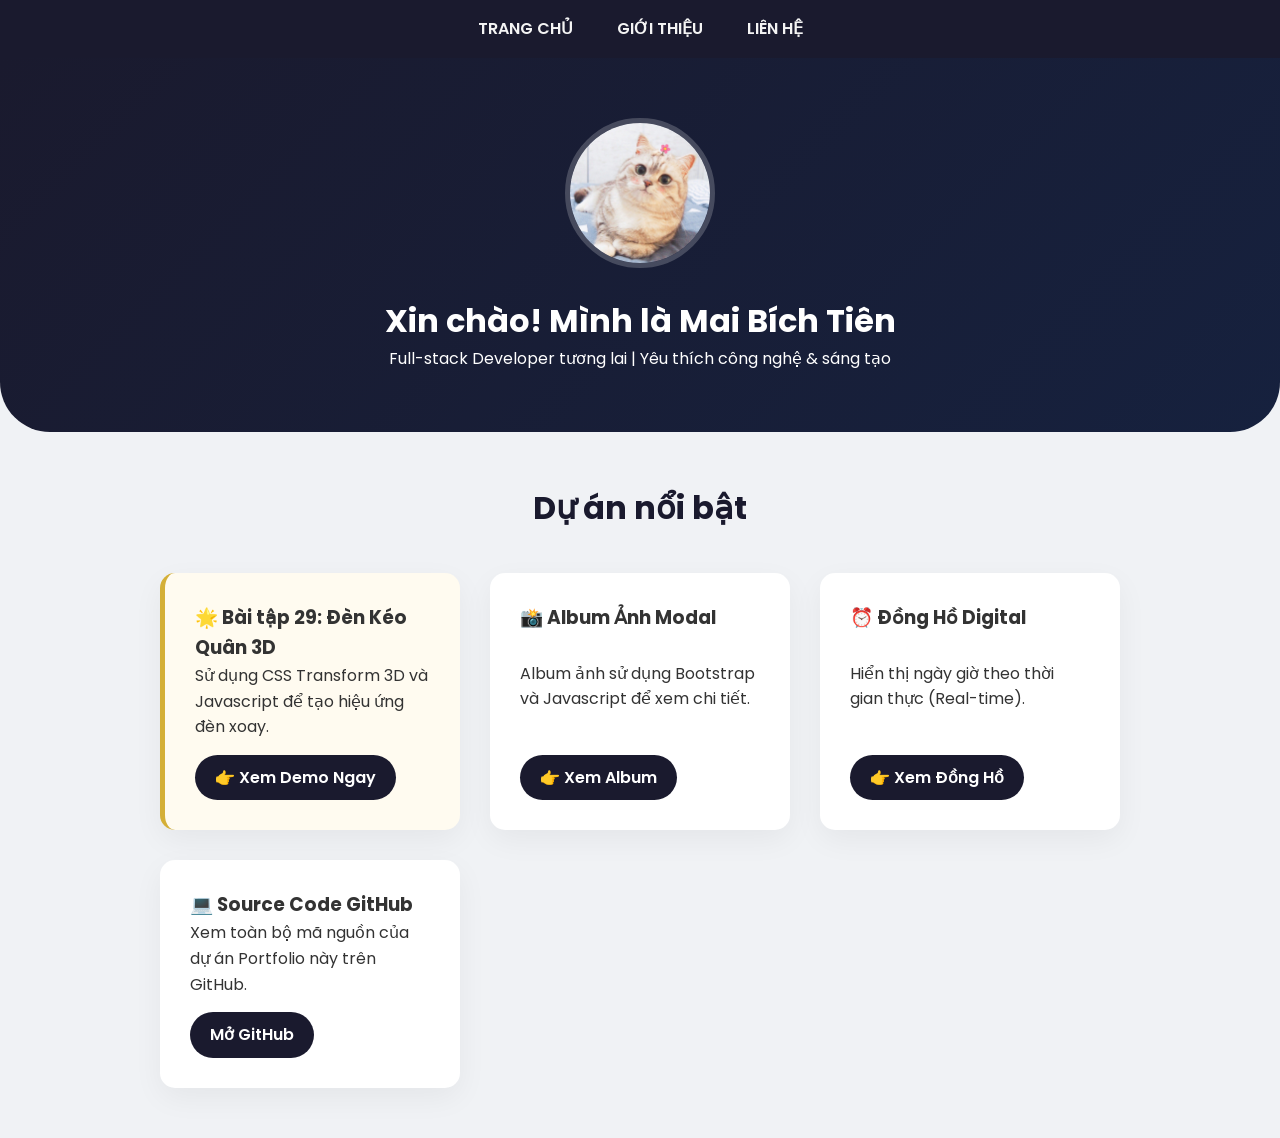
<file: index.html>
<!DOCTYPE html>
<html lang="vi">
<head>
    <meta charset="UTF-8">
    <meta name="viewport" content="width=device-width, initial-scale=1.0">
    <title>Portfolio - Mai Bích Tiên</title>
    <link rel="stylesheet" href="css/style.css">
</head>
<body>
    <nav>
        <a href="index.html">Trang chủ</a>
        <a href="about.html">Giới thiệu</a>
        <a href="contact.html">Liên hệ</a>
    </nav>

    <header>
        <img src="images/avatar.jpg" alt="Avatar" class="profile-pic">
        <h1>Xin chào! Mình là Mai Bích Tiên</h1>
        <p>Full-stack Developer tương lai | Yêu thích công nghệ & sáng tạo</p>
    </header>

    <section>
        <h2>Dự án nổi bật</h2>
        
        <div class="project-grid">
            <div class="project highlight">
                <h3>🌟 Bài tập 29: Đèn Kéo Quân 3D</h3>
                <p>Sử dụng CSS Transform 3D và Javascript để tạo hiệu ứng đèn xoay.</p>
                <a href="lantern.html" class="btn-view">👉 Xem Demo Ngay</a>
            </div>

            <div class="project">
                <h3>📸 Album Ảnh Modal</h3>
                <p>Album ảnh sử dụng Bootstrap và Javascript để xem chi tiết.</p>
                <a href="album.html" class="btn-view">👉 Xem Album</a> 
            </div>

            <div class="project">
                <h3>⏰ Đồng Hồ Digital</h3>
                <p>Hiển thị ngày giờ theo thời gian thực (Real-time).</p>
                <a href="clock.html" class="btn-view">👉 Xem Đồng Hồ</a>
            </div>
            
            <div class="project">
                <h3>💻 Source Code GitHub</h3>
                <p>Xem toàn bộ mã nguồn của dự án Portfolio này trên GitHub.</p>
                <a href="https://github.com/btien0211/my-portfolio" target="_blank" class="btn-view">Mở GitHub</a>
            </div>
        </div>
    </section>

    <script src="js/script.js"></script>
</body>
</html>
</file>
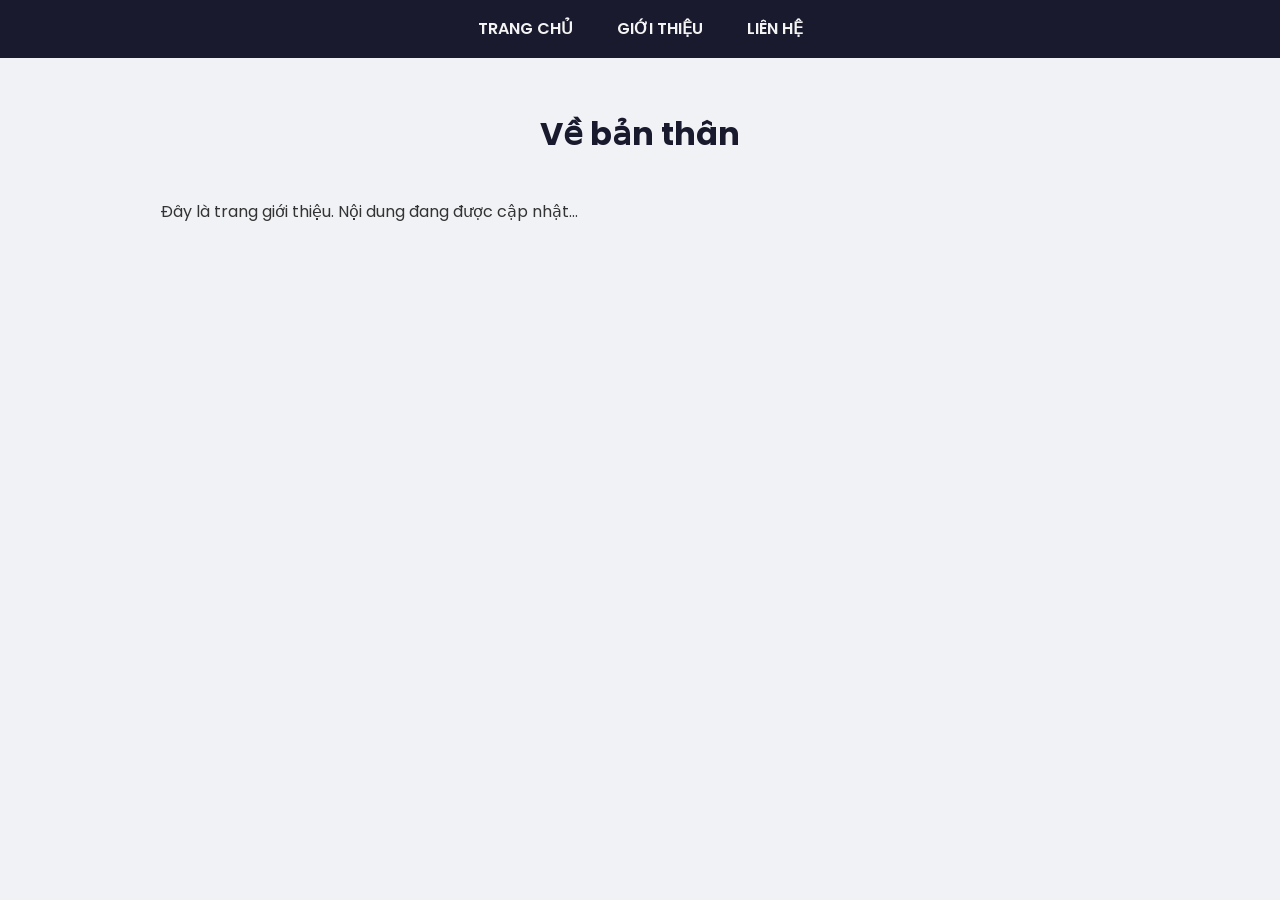
<file: about.html>
<!DOCTYPE html>
<html lang="vi">
<head>
    <meta charset="UTF-8">
    <meta name="viewport" content="width=device-width, initial-scale=1.0">
    <title>Giới thiệu</title>
    <link rel="stylesheet" href="css/style.css">
</head>
<body>
    <nav>
        <a href="index.html">Trang chủ</a>
        <a href="about.html">Giới thiệu</a>
        <a href="contact.html">Liên hệ</a>
    </nav>
    <section>
        <h2>Về bản thân</h2>
        <p>Đây là trang giới thiệu. Nội dung đang được cập nhật...</p>
    </section>
</body>
</html>
</file>
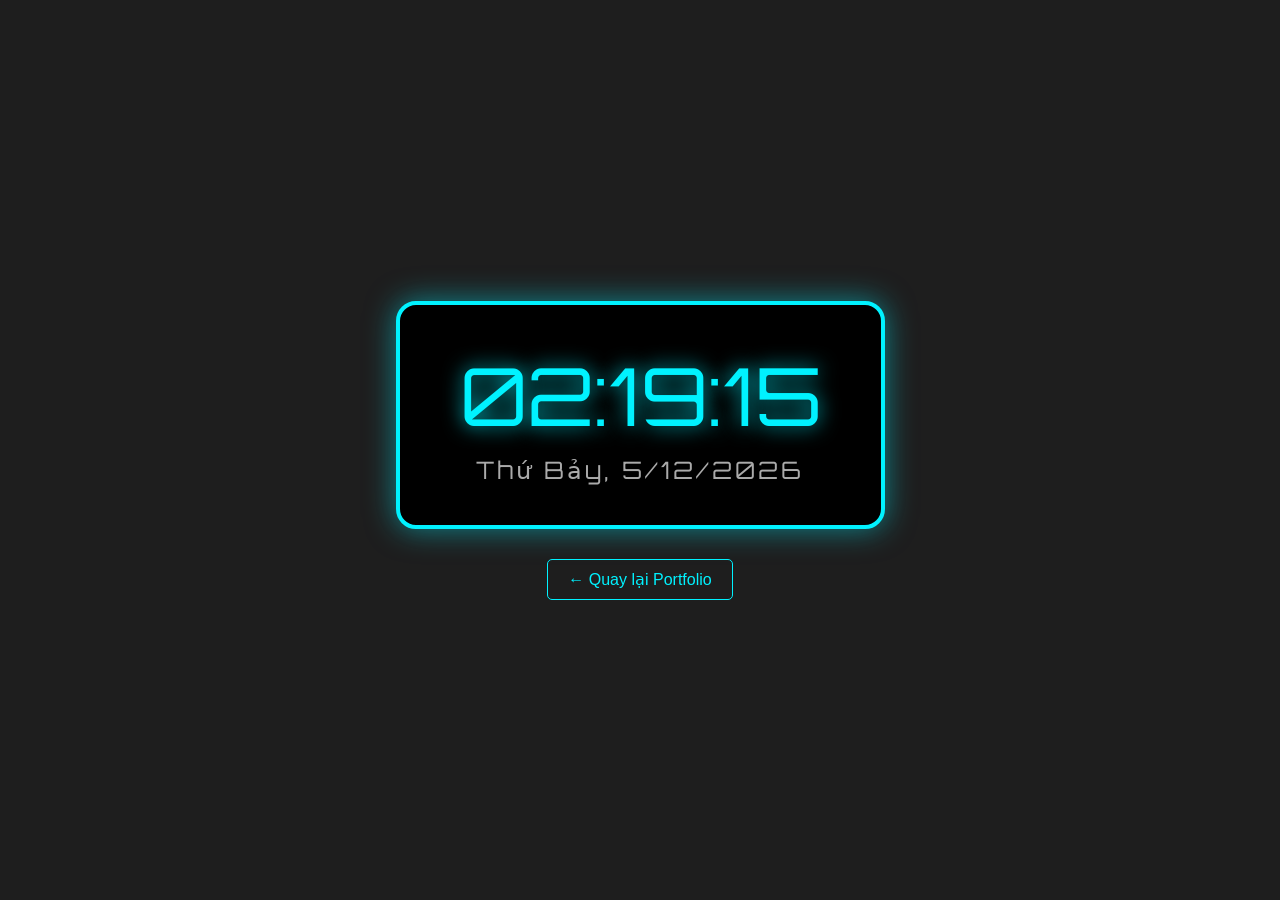
<file: clock.html>
<!DOCTYPE html>
<html lang="vi">
<head>
    <meta charset="UTF-8">
    <meta name="viewport" content="width=device-width, initial-scale=1.0">
    <title>Đồng Hồ Digital</title>
    <link href="https://fonts.googleapis.com/css2?family=Orbitron:wght@400;700&display=swap" rel="stylesheet">
    <style>
        body {
            background-color: #1e1e1e;
            color: #fff; display: flex; justify-content: center; align-items: center;
            height: 100vh; margin: 0; font-family: 'Orbitron', sans-serif;
            flex-direction: column;
        }
        .clock-container {
            padding: 40px 60px; border: 4px solid #00f2ff; border-radius: 20px;
            box-shadow: 0 0 30px rgba(0, 242, 255, 0.5); background: #000; text-align: center;
        }
        #time { font-size: 80px; color: #00f2ff; text-shadow: 0 0 20px rgba(0, 242, 255, 0.8); }
        #date { font-size: 24px; color: #aaa; margin-top: 10px; letter-spacing: 3px; }
        .back-btn {
            margin-top: 30px; color: #00f2ff; text-decoration: none; border: 1px solid #00f2ff;
            padding: 10px 20px; border-radius: 5px; transition: 0.3s; font-family: sans-serif;
        }
        .back-btn:hover { background: #00f2ff; color: #000; }
    </style>
</head>
<body>
    <div class="clock-container">
        <div id="time">00:00:00</div>
        <div id="date">Đang tải...</div>
    </div>
    <a href="index.html" class="back-btn">← Quay lại Portfolio</a>

    <script>
        function updateClock() {
            const now = new Date();
            const h = String(now.getHours()).padStart(2, '0');
            const m = String(now.getMinutes()).padStart(2, '0');
            const s = String(now.getSeconds()).padStart(2, '0');
            document.getElementById("time").innerText = `${h}:${m}:${s}`;
            
            const days = ['Chủ Nhật', 'Thứ Hai', 'Thứ Ba', 'Thứ Tư', 'Thứ Năm', 'Thứ Sáu', 'Thứ Bảy'];
            const dateStr = `${days[now.getDay()]}, ${now.getDate()}/${now.getMonth()+1}/${now.getFullYear()}`;
            document.getElementById("date").innerText = dateStr;
        }
        setInterval(updateClock, 1000);
        updateClock();
    </script>
</body>
</html>
</file>
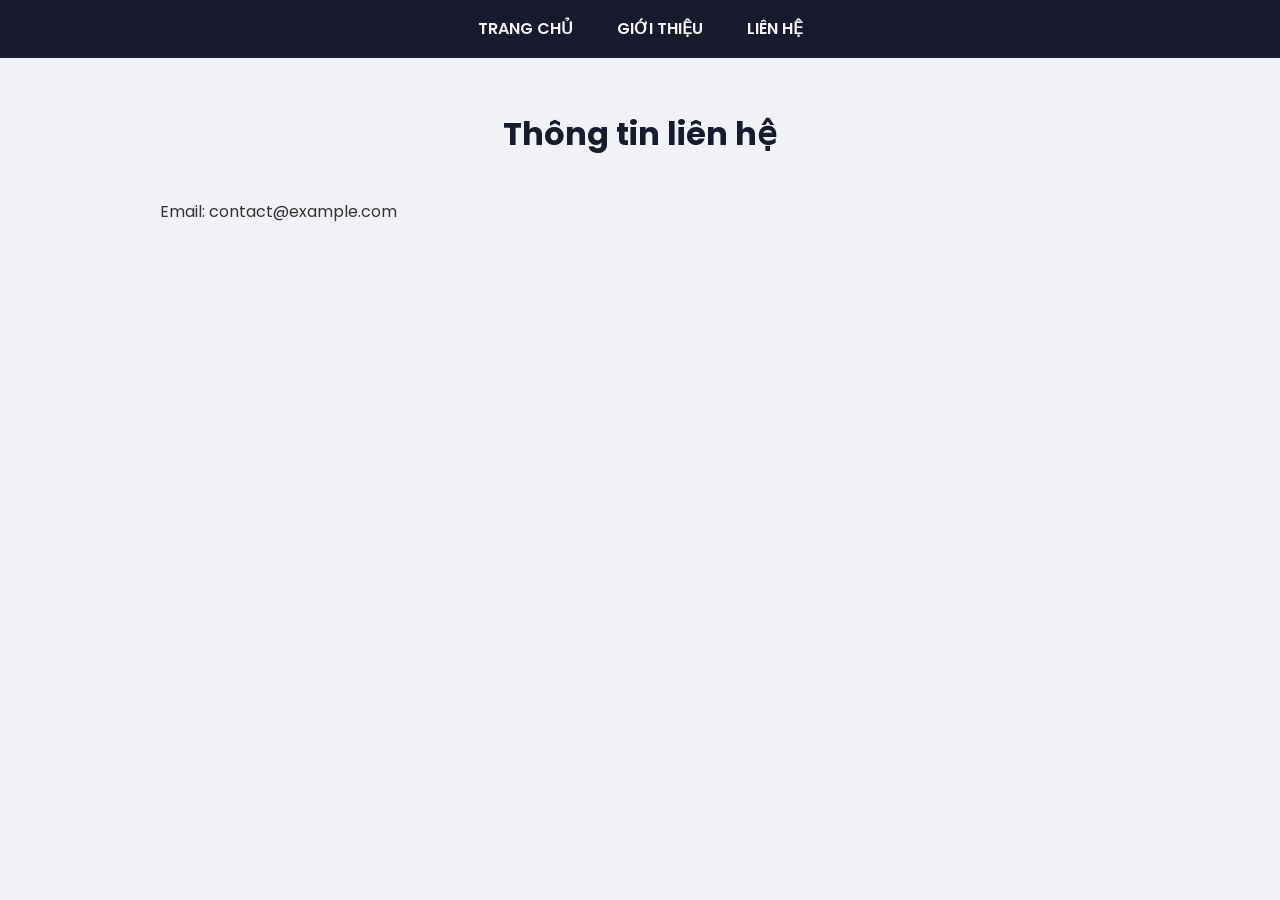
<file: contact.html>
<!DOCTYPE html>
<html lang="vi">
<head>
    <meta charset="UTF-8">
    <meta name="viewport" content="width=device-width, initial-scale=1.0">
    <title>Liên hệ</title>
    <link rel="stylesheet" href="css/style.css">
</head>
<body>
    <nav>
        <a href="index.html">Trang chủ</a>
        <a href="about.html">Giới thiệu</a>
        <a href="contact.html">Liên hệ</a>
    </nav>
    <section>
        <h2>Thông tin liên hệ</h2>
        <p>Email: contact@example.com</p>
    </section>
</body>
</html>
</file>
<file: css/style.css>
@import url('https://fonts.googleapis.com/css2?family=Poppins:wght@300;400;600&display=swap');

:root {
    --primary-color: #4a90e2;
    --accent-color: #d4af37;
    --dark-bg: #1a1a2e;
    --card-bg: #ffffff;
    --text-color: #333333;
    --text-light: #f4f4f4;
}

* { margin: 0; padding: 0; box-sizing: border-box; }

body {
    font-family: 'Poppins', sans-serif;
    background-color: #f0f2f5;
    color: var(--text-color);
    line-height: 1.6;
}

nav {
    background-color: var(--dark-bg);
    padding: 1rem 0;
    position: sticky; top: 0; z-index: 1000;
    text-align: center;
}

nav a {
    color: var(--text-light);
    text-decoration: none;
    margin: 0 20px;
    font-weight: 600; text-transform: uppercase;
    transition: color 0.3s;
}

nav a:hover { color: var(--accent-color); }

header {
    background: linear-gradient(135deg, var(--dark-bg), #16213e);
    color: white;
    text-align: center;
    padding: 60px 20px;
    border-bottom-left-radius: 50px;
    border-bottom-right-radius: 50px;
}

.profile-pic {
    width: 150px; height: 150px;
    border-radius: 50%; object-fit: cover;
    border: 5px solid rgba(255, 255, 255, 0.2);
    margin-bottom: 20px;
    transition: transform 0.5s;
}
.profile-pic:hover { transform: scale(1.05); }

section { max-width: 1000px; margin: 50px auto; padding: 0 20px; }

section h2 {
    text-align: center; font-size: 2rem; margin-bottom: 40px;
    color: var(--dark-bg);
}

.project-grid {
    display: grid;
    grid-template-columns: repeat(auto-fit, minmax(300px, 1fr));
    gap: 30px;
}

.project {
    background: var(--card-bg);
    padding: 30px; border-radius: 15px;
    box-shadow: 0 10px 30px rgba(0,0,0,0.05);
    transition: transform 0.3s;
    display: flex; flex-direction: column; justify-content: space-between;
}
.project:hover { transform: translateY(-10px); }

.project.highlight { border-left: 5px solid var(--accent-color); background: #fffbf0; }

.btn-view {
    display: inline-block; padding: 10px 20px;
    background-color: var(--dark-bg); color: white;
    text-decoration: none; border-radius: 25px;
    font-weight: 600; margin-top: 15px; align-self: flex-start;
    transition: 0.3s;
}
.btn-view:hover { background-color: var(--accent-color); color: #000; }
</file>
